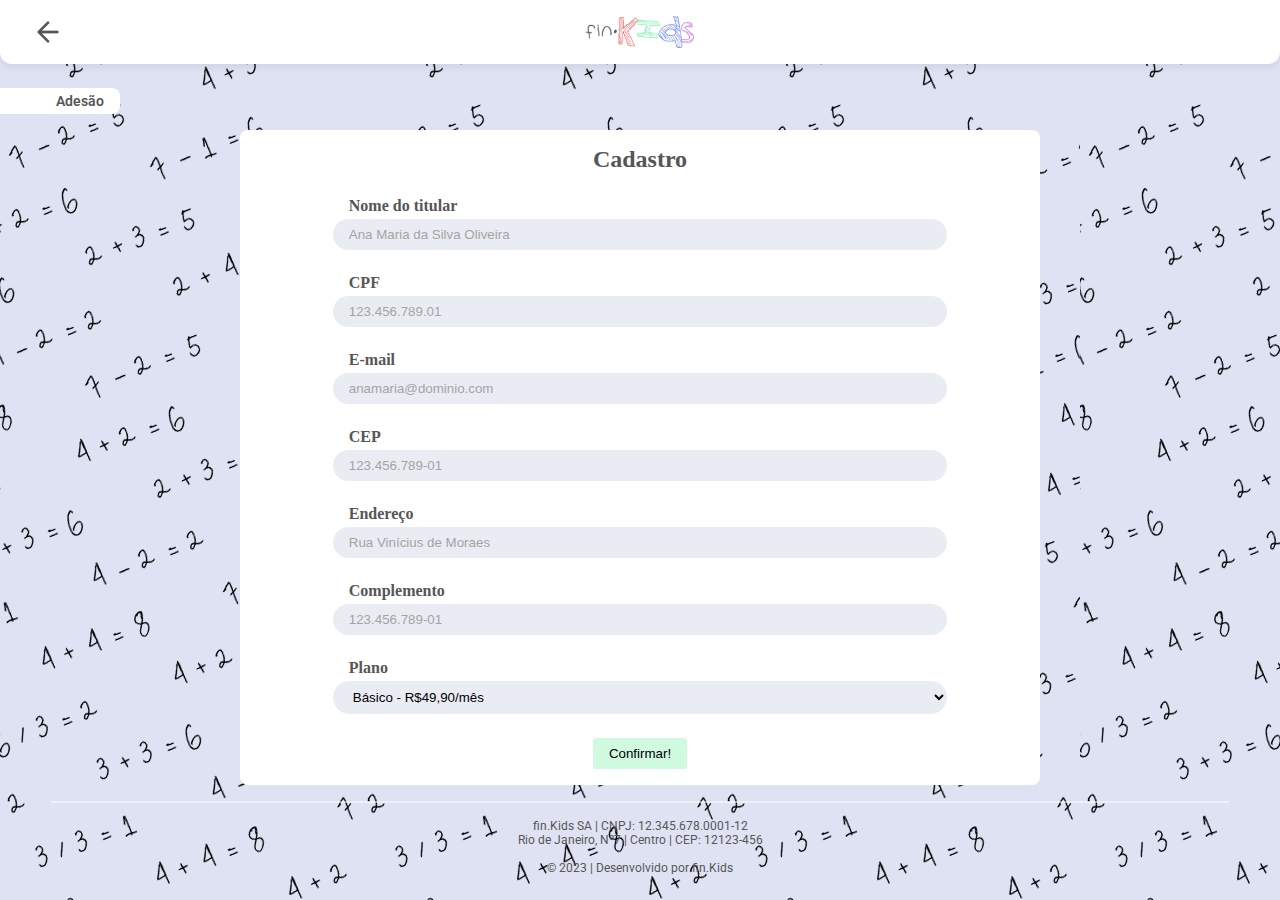
<file: adesao.html>
<!DOCTYPE html>
<html lang="pt-br">

<head>
    <meta charset="UTF-8">
    <meta http-equiv="X-UA-Compatible" content="IE=edge">
    <meta name="viewport" content="width=device-width, initial-scale=1.0">
    <title>Document</title>
    <!-- CSS -->
    <link rel="stylesheet" href="./assets/css/reset.css">
    <link rel="stylesheet" href="./assets/css/root.css">
    <link rel="stylesheet" href="./assets/css/header.css">
    <link rel="stylesheet" href="./assets/css/adesao.css">
    <link rel="stylesheet" href="./assets/css/footer.css">
    <!-- Scritp JS -->
    <!-- <script type="module" src="assets/js/form/consumoCEP.js" defer></script> -->
    <!-- <script src="assets/js/formulario.js" defer></script> -->

</head>

<body>
    <header>
        <div class="burger-menu__container">
            <a href="./index.html" class="burger-menu__back"><img src="./assets/img/back.png"
                    alt="Retornar a página anterior"></a>
            <div class="img">
                <a href="./index.html"><img src="./assets/img/finKids Logo 2.png" alt="Logo da FinKids"></a>
            </div>
            <div class="cx-branca"></div>
        </div>
    </header>
    <div class="div_do_titulo">
        <h1>Adesão</h1>
    </div>
    <main class="main_form" id="criaErro">
        <form class="form" action="">
            <h2 class="titulo_form">Cadastro</h2>
            <div class="informacoes">
                <label for="">Nome do titular</label>
                <input placeholder="Ana Maria da Silva Oliveira" type="text" id="completName">
                <small class="name_error"></small>
            </div>
            <div class="informacoes">
                <label for="">CPF</label>
                <input placeholder="123.456.789.01" type="text" id="cpf">
                <small class="cpf_error"></small>
            </div>
            <div class="informacoes">
                <label for="">E-mail</label>
                <input placeholder="anamaria@dominio.com" type="text" id="email">
                <small class="email_error"></small>
            </div>
            <div class="informacoes">
                <label for="">CEP</label>
                <input placeholder="123.456.789-01" type="text" id="cep">
                <small class="cep_error"></small>
            </div>
            <div class="informacoes">
                <label for="">Endereço</label>
                <input disable placeholder="Rua Vinícius de Moraes" type="text" id="adress">
            </div>
            <div class="informacoes">
                <label for="complementAdress">Complemento</label>
                <input placeholder="123.456.789-01" type="text" id="complementAdress">
            </div>
            <div class="informacoes">
                <label for="">Plano</label>
                <select id="plano">
                    <option value="basico" selected>Básico - R$49,90/mês</option>
                    <option value="jr">Jr - R$79,90/mês</option>
                    <option value="plus">Plus - R$109,90/mês</option>
                </select>
                <small class="plano_error"></small>
            </div>
            <div class="botao">
                <input id="btn_submeter" type="submit" value="Confirmar!">
            </div>
        </form>

    </main>





    <footer>
        <div class="footer__linha"></div>
        <div class="footer__texto">
            <address>
                fin.Kids SA | CNPJ: 12.345.678.0001-12 <br>
                Rio de Janeiro, Nº7 | Centro | CEP: 12123-456

            </address>
            <br>
            <p>© 2023 | Desenvolvido por fin.Kids</p>
        </div>
    </footer>

    <!-- <script src="./assets/js/formulario.js"></script> -->

    <script type="module" src="assets/js/form/formApp.js"></script>
    <script src="assets/js/form/localStorage.js"></script>
   
</body>

</html>
</file>
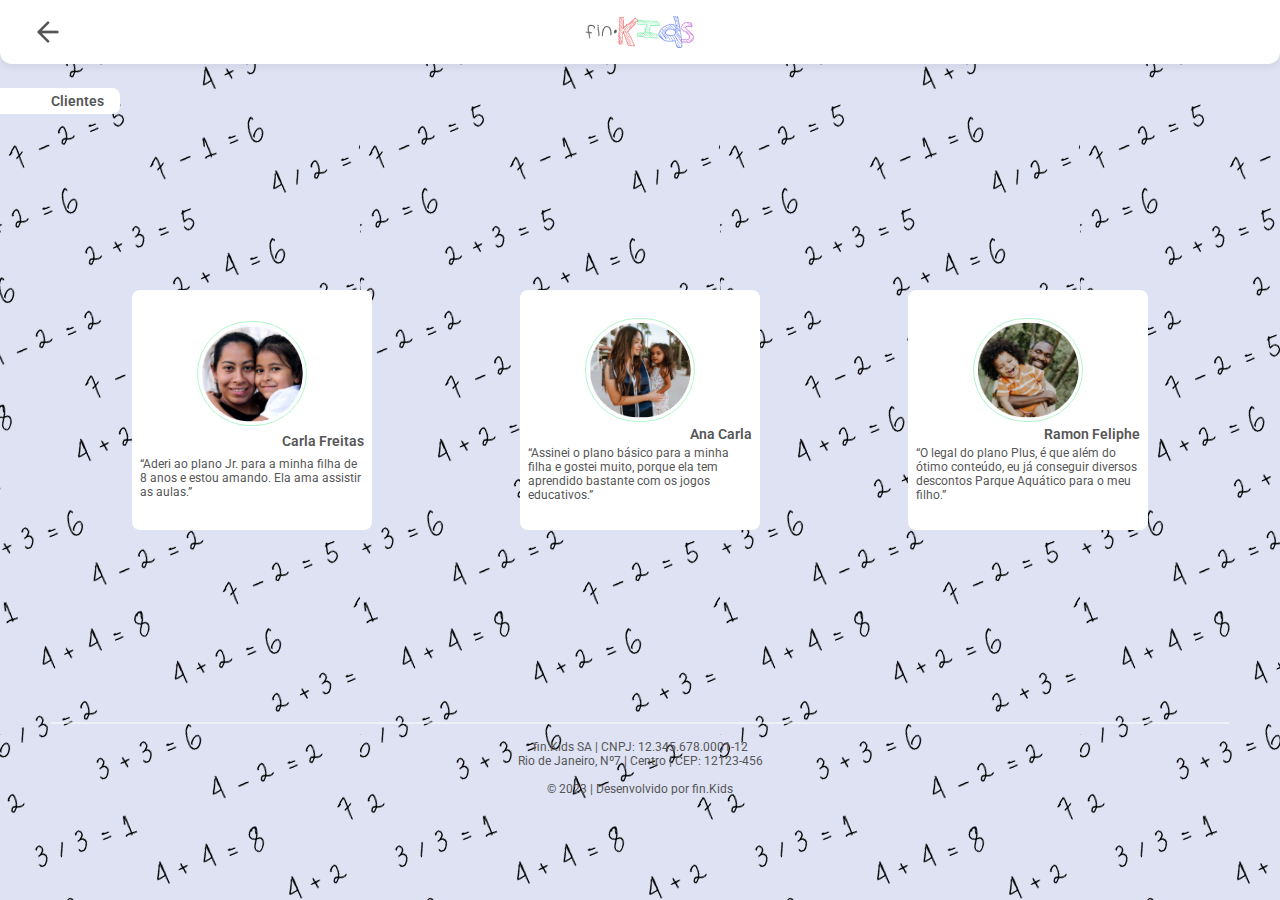
<file: clientes.html>
<!DOCTYPE html>
<html lang="pt-bt">

<head>
  <meta charset="UTF-8">
  <meta http-equiv="X-UA-Compatible" content="IE=edge">
  <meta name="viewport" content="width=device-width, initial-scale=1.0">
  <title>Document</title>
  <link rel="stylesheet" href="./assets/css/reset.css">
  <link rel="stylesheet" href="./assets/css/root.css">
  <link rel="stylesheet" href="./assets/css/header.css">
  <link rel="stylesheet" href="./assets/css/clientes.css">
  <link rel="stylesheet" href="./assets/css/footer.css">

</head>

<body>
  <header>
    <div class="burger-menu__container">
      <a href="./index.html" class="burger-menu__back"><img src="./assets/img/back.png"
          alt="Retornar a página anterior"></a>
      <div class="img">
        <a href="./index.html"><img src="./assets/img/finKids Logo 2.png" alt="Logo da FinKids"></a>
      </div>
      <div class="cx-branca"></div>
    </div>
  </header>
  <section class="clientes">
    <div class="div_do_titulo">
      <h1>Clientes</h1>
    </div>
    <ul class="lista__cards">
      <li class="lista__cards_items">
        <img src="./assets/img/image 1.png" alt="">
        <h2>Carla Freitas</h2>
        <p>“Aderi ao plano Jr. para a minha filha de 8 anos e estou amando. Ela ama assistir as aulas.”</p>
      </li>
      <li class="lista__cards_items">
        <img src="./assets/img/image 2.png" alt="">
        <h2>Ana Carla</h2>
        <p>“Assinei o plano básico para a minha filha e gostei muito, porque ela tem aprendido bastante com os jogos
          educativos.”</p>
      </li>
      <li class="lista__cards_items">
        <img src="./assets/img/image 3.png" alt="">
        <h2>Ramon Feliphe</h2>
        <p>“O legal do plano Plus, é que além do ótimo conteúdo, eu já conseguir diversos descontos Parque Aquático para
          o meu filho.”</p>
      </li>
    </ul>
  </section>

  <footer>

    <div class="footer__linha"></div>
    <div class="footer__texto">
      <address>
        fin.Kids SA | CNPJ: 12.345.678.0001-12 <br>
        Rio de Janeiro, Nº7 | Centro | CEP: 12123-456

      </address>
      <br>
      <p>© 2023 | Desenvolvido por fin.Kids</p>
    </div>
  </footer>



</body>

</html>
</file>
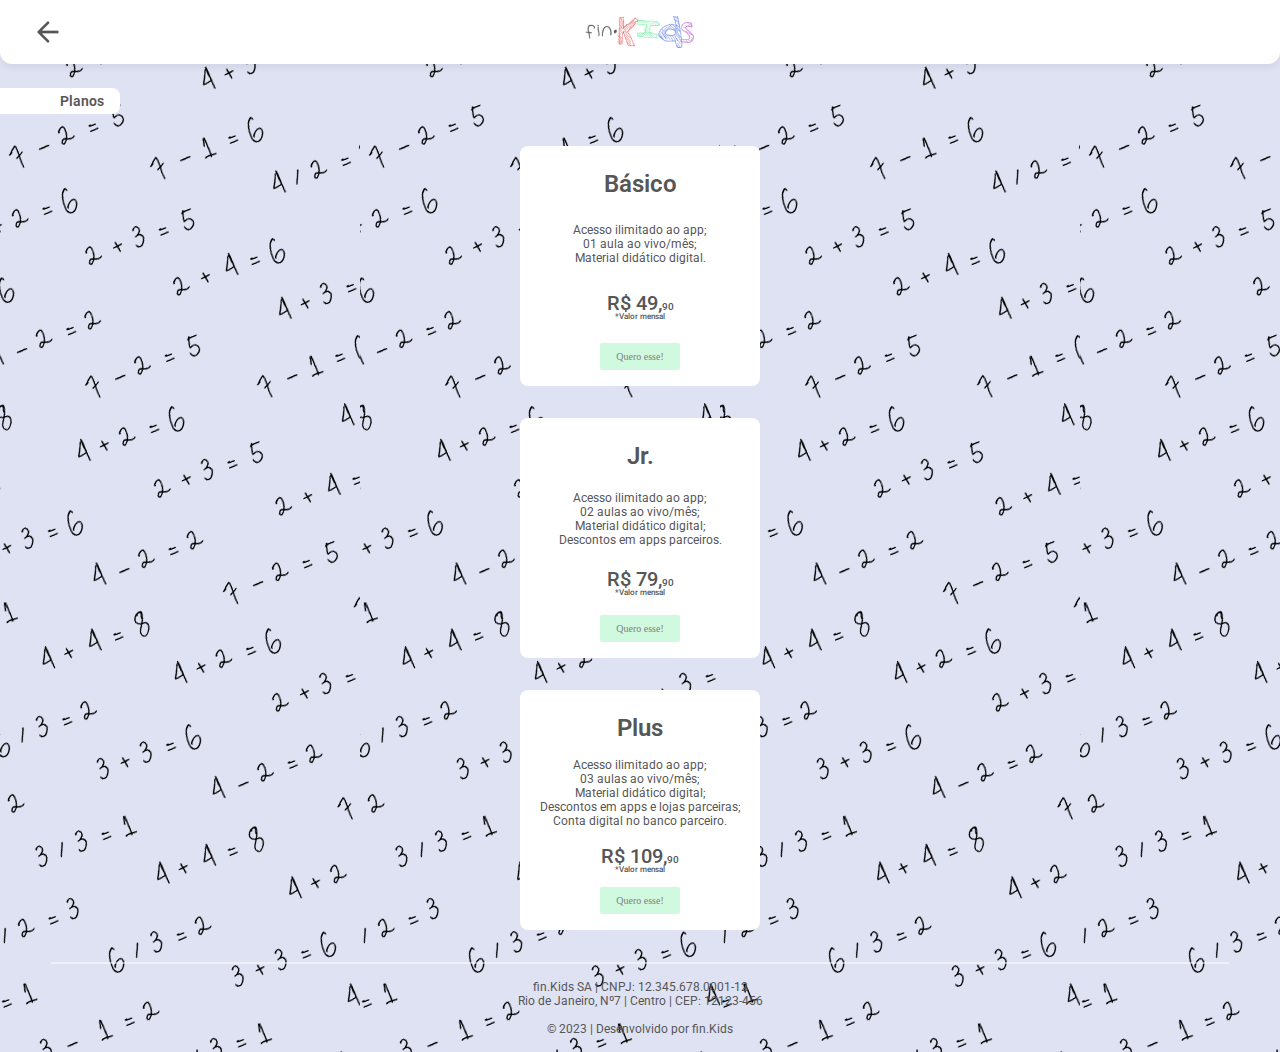
<file: planos.html>
<!DOCTYPE html>
<html lang="pt-br">

<head>
    <meta charset="UTF-8">
    <meta http-equiv="X-UA-Compatible" content="IE=edge">
    <meta name="viewport" content="width=device-width, initial-scale=1.0">
    <title>Planos | finKids</title>
    <!-- CSS Style -->
    <link rel="stylesheet" href="./assets/css/reset.css">
    <link rel="stylesheet" href="./assets/css/root.css">
    <link rel="stylesheet" href="./assets/css/header.css">
    <link rel="stylesheet" href="./assets/css/planos.css">
    <link rel="stylesheet" href="./assets/css/footer.css">

</head>

<body>
    <header>
        <div class="burger-menu__container">
            <a href="./index.html" class="burger-menu__back"><img src="./assets/img/back.png"
                    alt="Retornar a página anterior"></a>
            <div class="img">
                <a href="./index.html"><img src="./assets/img/finKids Logo 2.png" alt="Logo da FinKids"></a>
            </div>
            <div class="cx-branca"></div>
        </div>
    </header>
    <main>
        <section class="planos">
            <div class="div_do_titulo">
                <h1>Planos</h1>
            </div>

            <ul class="lista__cards">
                <li class="lista__cards_items">
                    <h2>Básico</h2>
                    <div>
                        <p>Acesso ilimitado ao app;</p>
                        <p>01 aula ao vivo/mês;</p>
                        <p>Material didático digital.</p>
                    </div>
                    <div class="lista__cards_items-preço">
                        <p>R$ 49,<span>90</span></p>
                        <p>*Valor mensal</p>
                    </div>
                    <a href="adesao.html" class="botao botao_plano" data-plano="basico">Quero esse!</a>
                </li>
                <li class="lista__cards_items">
                    <h2>Jr.</h2>
                    <div>
                        <p>Acesso ilimitado ao app;</p>
                        <p>02 aulas ao vivo/mês;</p>
                        <p>Material didático digital;</p>
                        <p>Descontos em apps parceiros.</p>
                    </div>
                    <div class="lista__cards_items-preço">
                        <p>R$ 79,<span>90</span></p>
                        <p>*Valor mensal</p>
                    </div>
                    <a href="adesao.html" class="botao botao_plano" data-plano="jr">Quero esse!</a>
                </li>
                <li class="lista__cards_items">
                    <h2>Plus</h2>
                    <div>
                        <p>Acesso ilimitado ao app;</p>
                        <p>03 aulas ao vivo/mês;</p>
                        <p>Material didático digital;</p>
                        <p>Descontos em apps e lojas parceiras;</p>
                        <p>Conta digital no banco parceiro.</p>
                    </div>
                    <div class="lista__cards_items-preço">
                        <p>R$ 109,<span>90</span></p>
                        <p>*Valor mensal</p>
                    </div>
                    <a href="adesao.html" class="botao botao_plano" data-plano="plus">Quero esse!</a>
                </li>
            </ul>
        </section>
    </main>
    <footer>

        <div class="footer__linha"></div>
        <div class="footer__texto">
            <address>
                fin.Kids SA | CNPJ: 12.345.678.0001-12 <br>
                Rio de Janeiro, Nº7 | Centro | CEP: 12123-456

            </address>
            <br>
            <p>© 2023 | Desenvolvido por fin.Kids</p>
        </div>
    </footer>
    <script src="assets/js/form/localStorage.js"></script>
</body>

</html>
</file>
<file: assets/css/root.css>
@import url('https://fonts.googleapis.com/css2?family=Roboto:ital,wght@0,100;0,300;0,400;0,500;0,700;0,900;1,100;1,300;1,400;1,500;1,700;1,900&display=swap');

:root {
    /* erro */
    --error: rgb(247, 77, 77);

    /*menu-icons, menu-font-pressed, card-fonts, label-font, input-font-planos-hover, footer-font*/
    --cinza: #565657;

    /*menu-background, card-background, form-background, footer-line*/
    --white-bg: #FFFFFF;

    /*hover:
    button-bg, input-border*/
    --hover: #B5FED1;

    /*focused:
    input-border, button-bg*/
    --focused: #8EFFB9;

    /*menu*/
    --menu-font-enable: #797979;
    --menu-font-hover: #5F5F5F;

    /*cards*/
    --card-icons: #3F3F3F;

    /*form*/
    --input-background: #EAECF3;
    --input-bg-disable: #C0C2CE;
    --input-font-placeholder: #A4A4A4;
    
    /*button*/
    --button-font: #7E7E7E;
    --button-border: #FFFFFF80;
    --button-bg-enable: #D0FAE0;
    --button-bg-pressed: #8EFFB9;

    /*font*/
    --font: 'Roboto', sans-serif;
}
</file>
<file: assets/css/header.css>
header {
    text-align: center;
    width: 100%;
    display: flex;
    align-items: center;
    flex-direction: column;
    background: var(--white-bg);
    box-shadow: 0px 4px 6px rgba(0, 0, 0, 0.06);
    border-radius: 0px 0px 12px 12px;

    padding: 1rem 0;

}

#burger-menu__checkbox {
    position: relative;
    display: none;
}

.burger-menu__container {
    width: 100%;
    display: flex;
    /* display: grid;
    grid-template-columns: 1fr 1fr; */
    align-items: center;
    justify-content: space-between;
    padding: 0 2rem;
}

.burger-menu__back {
    width: 30px;
    height: 22px;

    display: flex;
    align-items: center;
}

.cx-branca {
    background: inherit;
    width: 30px;
    height: 22px;
    margin: calc(auto - 30px);
}

/* Menu Hamburguer */
.burger-menu__container label {
    /* justify-self: end; */
    position: relative;
    width: 30px;
    height: 22px;

}

.burger-menu__container label span {
    position: absolute;
    display: block;
    width: 100%;
    height: 3px;
    background: #565657;
    border-radius: 30px;
    transition: .4s ease-in-out;
}

.burger-menu__container label span:nth-child(1) {
    top: 0;
}

.burger-menu__container label span:nth-child(2) {
    top: 8px;
}

.burger-menu__container label span:nth-child(3) {
    top: 16px;
}

/* Menu Hamburguer > "X" */
#burger-menu__checkbox:checked+.burger-menu__container label span:nth-child(1) {
    transform: rotate(-225deg);
    top: 8px;
}

#burger-menu__checkbox:checked+.burger-menu__container label span:nth-child(2) {
    transform: scale(0);
    opacity: 0;
}

#burger-menu__checkbox:checked+.burger-menu__container label span:nth-child(3) {
    transform: rotate(225deg);
    top: 8px;
}

.img {
    /* width: 100%; */
    height: 100%;
    display: flex;
    align-items: center;
    justify-content: center;
    /* justify-self: end; */
}

.img a {
    display: flex;
}

/* Menu */
.burger-menu__list {
    display: flex;
    height: 0;
    flex-direction: column;
    gap: .5rem;
    list-style: none;
    overflow: hidden;
    transition: .4s ease-in-out;
    opacity: 0;
}

.burger-menu__list li a {
    text-decoration: none;
    color: #797979;
}

/* Abrir o menu ao dar checked no input*/
#burger-menu__checkbox:checked~.burger-menu__list {
    margin-top: 1rem;
    height: 85px;
    opacity: 1;
}

/* Efeito underline */
.burger-menu__list li {
    display: inline-block;
    position: relative;
}

.burger-menu__list li::before {
    content: '';
    position: absolute;
    height: 2px;
    width: 30%;
    background: #B2F6CD;

    bottom: 0;
    left: 0;
    /* transform: scale(0); */
    transform-origin: bottom left;
    transition: all .25s ease-in-out;
}

.burger-menu__list li:hover::before {
    width: 100%;
    transform-origin: bottom left;
}
</file>
<file: assets/css/adesao.css>
.div_do_titulo {
    width: 7.5rem;
    height: 1.625rem;
    background-color: var(--white-bg);
    border-radius: 0 0.5rem 0.5rem 0;
    display: flex;
    align-items: center;
    justify-content: flex-end;
    padding-right: 1rem;
    margin-top: 1.5rem;
    margin-bottom: 1rem;
}

.div_do_titulo h1 {
    font-family: 'roboto', sans-serif;
    font-weight: 600;
    font-size: 0.875rem;
}

.main_form {
    background-color: var(--white-bg);
    width: 95%;
    display: flex;
    margin: 0 auto;
    padding: 16px;
    max-width: 800px;
    color: var(--cinza);
    border-radius: 8px;
}


.form {
    display: flex;
    flex-direction: column;
    gap: 1.5rem;
    width: 80%;
    margin: 0 auto;
}

.informacoes {
    display: flex;
    flex-direction: column;
}

.informacoes label {
    margin-left: 1rem;
    font-weight: 600;
}

.informacoes>input,
.informacoes select {
    background-color: var(--input-background);
    border-radius: 50px;
    padding: 8px 0 8px 16px;
    width: 100%;
    margin-top: 0.25rem;
}

.informacoes>input:focus,
.informacoes select:focus {
    outline: 2px solid var(--button-bg-pressed);
}

::placeholder{
    color: var(--input-font-placeholder);
    font-weight: 400;
}

.botao {
    color: var(--button-font);
    margin: 0 auto;
}

.botao input {
    font-weight: 500;
    padding: 0.5rem 1rem;
    background-color: var(--button-bg-enable);
    border-radius: 2px;

}

.botao input:hover {
    background-color: var(--hover);

}

.error {
    font-size: 0.75rem;
    margin: 10px 0 0 20px;
    color: var(--error);
    font-weight: 600;
    font-size: 15px;

}

.titulo_form{
    text-align: center;
}
</file>
<file: assets/css/footer.css>
footer{
  width: 100%;
  display: flex;
  flex-direction: column;
  align-items: center;
  text-align: center;
  font-family: 'roboto', sans-serif;
  font-weight: 400;
  font-size: 0.75rem;
  
}

.footer__linha{
  display: flex;
  flex-direction: column;
  align-items: center;
  width: 92%;
  height: 0.125rem;
  background-color: var(--white-bg);
  opacity: 50%;
  margin-top: 1rem;
}

.footer__texto{
  margin: 1rem;
  gap: 1.5625rem;
}

footer address{
  font-style: normal;
}
</file>
<file: assets/css/clientes.css>
body{
  background-color: #DEE2F3;
  background-image: url("../img/finKids\ Bg\ 1.png");
  color: var(--cinza);
}


.clientes{
  width: 100%;

}

.div_do_titulo{
  width: 7.5rem;
  height: 1.625rem;
  background-color: var(--white-bg);
  border-radius: 0 0.5rem 0.5rem 0;
  display: flex;
  align-items: center;
  justify-content: flex-end;
  padding-right: 1rem;
  margin-top: 1.5rem;
  margin-bottom: 1rem;
}

.clientes h1{
  font-family: 'roboto', sans-serif;
  font-weight: 600;
  font-size: 0.875rem;
}

.lista__cards{
  display: flex;
  flex-direction: column;
  align-items: center;
  justify-content: space-around;
  
}

.lista__cards_items h2{
  font-family: 'roboto', sans-serif;
  font-weight: 600;
  font-size: 0.875rem;
  align-self: flex-end;
}

.lista__cards_items p{
  font-family: 'roboto', sans-serif;
  font-weight: 400;
  font-size: 0.75rem;
}

.lista__cards_items{
  display: flex;
  flex-direction: column;
  align-items: center;
  width: 15rem;
  height: 15rem;
  border-radius: 0.5rem;
  background-color: var(--white-bg);
  justify-content: space-evenly;
  padding: 24px 8px;
  margin: 1rem;
}



.lista__cards_items > img{
  width: 6.8688rem;
  height: 6.525rem;
  border: 1.56px solid #B2F6CD;
  border-radius: 10rem; 
  padding: 0.1963rem;
}

@media screen and (min-width: 768px){

  .lista__cards{
    flex-direction: row;
    margin: 10rem 0;
    justify-content: space-evenly;
  }

}
</file>
<file: assets/css/planos.css>
.div_do_titulo {
    width: 7.5rem;
    height: 1.625rem;
    background-color: var(--white-bg);
    border-radius: 0 0.5rem 0.5rem 0;
    display: flex;
    align-items: center;
    justify-content: flex-end;
    padding-right: 1rem;
    margin-top: 1.5rem;
    margin-bottom: 1rem;
}

.div_do_titulo h1 {
    font-family: 'roboto', sans-serif;
    font-weight: 600;
    font-size: 0.875rem;
}

/* Main */
.lista__cards {
    display: flex;
    flex-direction: column;
    align-items: center;
    justify-content: space-around;

}

.lista__cards_items {
    display: flex;
    flex-direction: column;
    align-items: center;
    width: 15rem;
    height: 15rem;
    border-radius: 0.5rem;
    background-color: var(--white-bg);
    justify-content: space-between;
    padding: 1.5rem .5rem 1rem .5rem;
    margin: 1rem;
    text-align: center;
}

.lista__cards_items h2 {
    font-family: 'roboto', sans-serif;
    font-weight: 600;
    font-size: 1.5rem;

}

.lista__cards_items p {
    font-family: 'roboto', sans-serif;
    font-weight: 400;
    font-size: 0.75rem;
}

.lista__cards_items-preço p:first-child {
    font-size: 1.25rem;
    font-weight: 500;
}

.lista__cards_items-preço span {
    font-size: .625rem;
    font-weight: 500;
}

.lista__cards_items-preço p:last-child {
    font-size: .5rem;
    font-weight: 500;
    line-height: 3px
}

/* Botão */

.botao {
    color: var(--button-font);
    margin: 0 auto;
    font-size: 10px;
    font-weight: 500;
    padding: 0.5rem 1rem;
    background-color: var(--button-bg-enable);
    border-radius: 2px;
}

.botao:hover {
    background-color: var(--hover);

}
</file>
